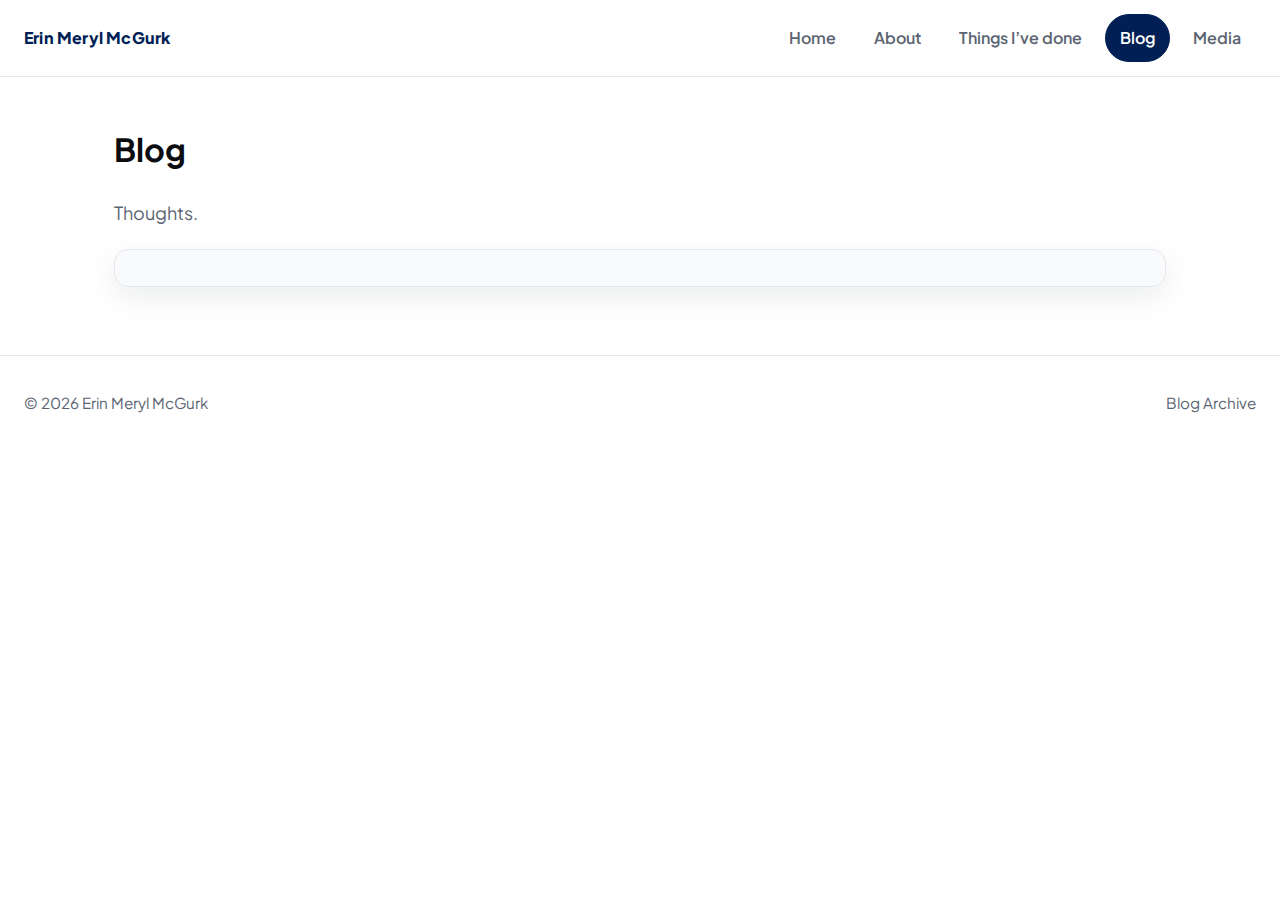
<file: blog/index.html>
<!doctype html>
<html lang="en">
<head>
  <title>Erin Meryl McGurk — Blog</title>
  <meta charset="utf-8" />
  <meta name="viewport" content="width=device-width, initial-scale=1" />
  <link rel="preconnect" href="https://fonts.googleapis.com">
  <link rel="preconnect" href="https://fonts.gstatic.com" crossorigin>
  <link href="https://fonts.googleapis.com/css2?family=Plus+Jakarta+Sans:wght@300;400;600;700;800&display=swap" rel="stylesheet">
  <link rel="icon" href="../assets/favicon.svg" type="image/svg+xml">
  <link rel="stylesheet" href="../styles.css" />
</head>
<body>
  <header class="site-header" role="banner">
    <a class="brand" href="../index.html">Erin Meryl McGurk</a>
    <nav class="nav" aria-label="Primary">
      <a href="../index.html" data-nav>Home</a>
      <a href="../about.html" data-nav>About</a>
      <a href="../work.html" data-nav>Things I’ve done</a>
      <a href="index.html" data-nav>Blog</a>
      <a href="../media.html" data-nav>Media</a>
    </nav>
  </header>

  <main class="container flow">
    <h1>Blog</h1>
    <p class="lead">Thoughts.</p>

    <section class="grid">
      <article class="card">
        <!-- <h3><a class="text-link" href="sample-post.html">Sample Post Title</a></h3>
        <p class="muted">22 September 2025 · 5 min</p>
        <p>A short teaser of the post to entice readers to click through.</p>
        <p><a class="text-link" href="sample-post.html">Read more →</a></p>
      </article> -->
      <!-- Duplicate article cards for more posts -->
    </section>
  </main>

  <footer class="site-footer" role="contentinfo">
    <div class="footer-inner">
      <p>© <span id="year"></span> Erin Meryl McGurk</p>
      <p>Blog Archive</p>
    </div>
  </footer>
  <script src="../script.js"></script>
</body>
</html>
</file>
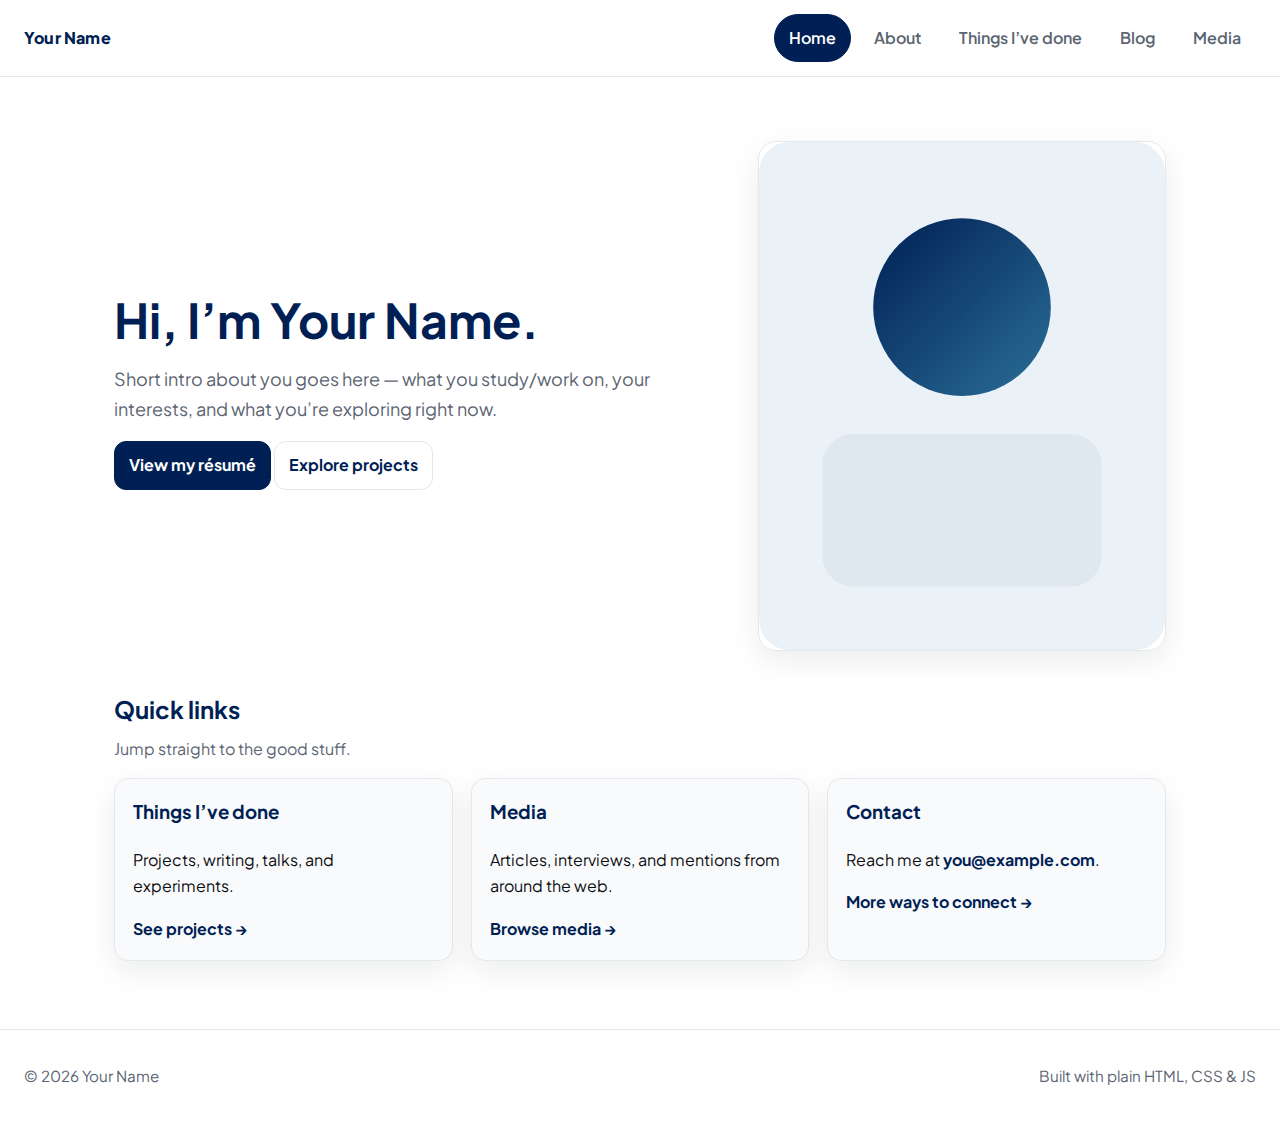
<file: navy_site_with_blog/index.html>
<!doctype html>
<html lang="en">
<head>
  <title>Your Name — Home</title>
  <meta charset="utf-8" />
  <meta name="viewport" content="width=device-width, initial-scale=1" />
  <link rel="preconnect" href="https://fonts.googleapis.com">
  <link rel="preconnect" href="https://fonts.gstatic.com" crossorigin>
  <link href="https://fonts.googleapis.com/css2?family=Plus+Jakarta+Sans:wght@300;400;600;700;800&display=swap" rel="stylesheet">
  <link rel="icon" href="assets/favicon.svg" type="image/svg+xml">
  <link rel="stylesheet" href="styles.css" />

</head>
<body>

  <header class="site-header" role="banner">
    <a class="brand" href="index.html">Your Name</a>
    <nav class="nav" aria-label="Primary">
      <a href="index.html" data-nav>Home</a>
      <a href="about.html" data-nav>About</a>
      <a href="work.html" data-nav>Things I’ve done</a>
      <a href="blog/index.html" data-nav>Blog</a>
      <a href="media.html" data-nav>Media</a>
    </nav>
  </header>

  <main class="container flow">
    <section class="hero">
      <div class="hero__text">
        <h1 class="hero__title">Hi, I’m Your Name.</h1>
        <p class="lead">Short intro about you goes here — what you study/work on, your interests, and what you’re exploring right now.</p>
        <p>
          <a class="button" href="about.html">View my résumé</a>
          <a class="button button--ghost" href="work.html">Explore projects</a>
        </p>
      </div>
      <div class="hero__image">
        <img src="assets/profile.svg" alt="Portrait placeholder of Your Name" />
      </div>
    </section>
    <section>
      <h2 class="section-title">Quick links</h2>
      <p class="section-sub">Jump straight to the good stuff.</p>
      <div class="cards">
        <article class="card">
          <h3>Things I’ve done</h3>
          <p>Projects, writing, talks, and experiments.</p>
          <a class="text-link" href="work.html">See projects →</a>
        </article>
        <article class="card">
          <h3>Media</h3>
          <p>Articles, interviews, and mentions from around the web.</p>
          <a class="text-link" href="media.html">Browse media →</a>
        </article>
        <article class="card">
          <h3>Contact</h3>
          <p>Reach me at <a class="text-link" href="mailto:you@example.com">you@example.com</a>.</p>
          <a class="text-link" href="about.html#contact">More ways to connect →</a>
        </article>
      </div>
    </section>
  </main>

  <footer class="site-footer" role="contentinfo">
    <div class="footer-inner">
      <p>© <span id="year"></span> Your Name</p>
      <p>Built with plain HTML, CSS & JS</p>
    </div>
  </footer>
  <script src="script.js"></script>

</body>
</html>
</file>
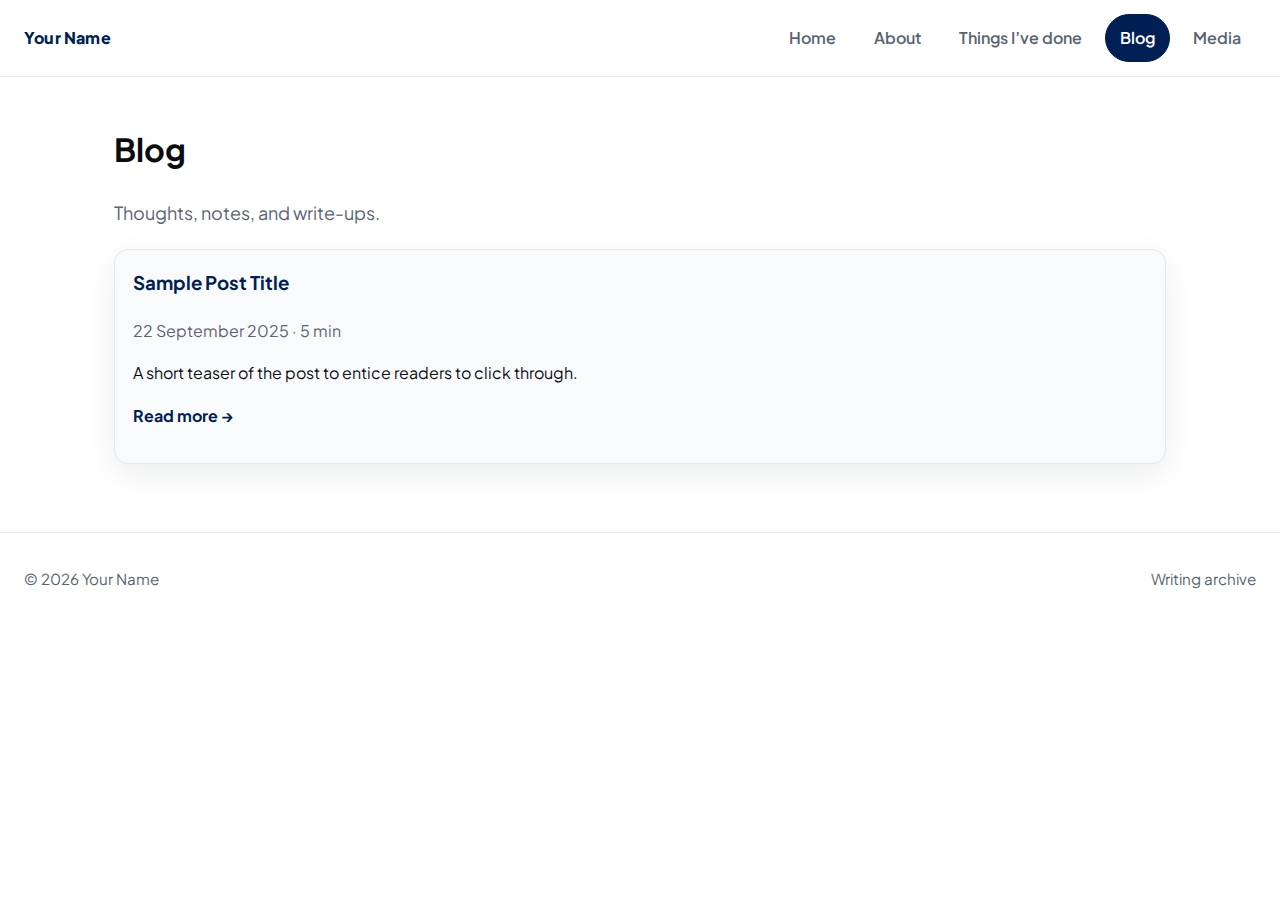
<file: navy_site_with_blog/blog/index.html>
<!doctype html>
<html lang="en">
<head>
  <title>Your Name — Blog</title>
  <meta charset="utf-8" />
  <meta name="viewport" content="width=device-width, initial-scale=1" />
  <link rel="preconnect" href="https://fonts.googleapis.com">
  <link rel="preconnect" href="https://fonts.gstatic.com" crossorigin>
  <link href="https://fonts.googleapis.com/css2?family=Plus+Jakarta+Sans:wght@300;400;600;700;800&display=swap" rel="stylesheet">
  <link rel="icon" href="../assets/favicon.svg" type="image/svg+xml">
  <link rel="stylesheet" href="../styles.css" />
</head>
<body>
  <header class="site-header" role="banner">
    <a class="brand" href="../index.html">Your Name</a>
    <nav class="nav" aria-label="Primary">
      <a href="../index.html" data-nav>Home</a>
      <a href="../about.html" data-nav>About</a>
      <a href="../work.html" data-nav>Things I’ve done</a>
      <a href="index.html" data-nav>Blog</a>
      <a href="../media.html" data-nav>Media</a>
    </nav>
  </header>

  <main class="container flow">
    <h1>Blog</h1>
    <p class="lead">Thoughts, notes, and write-ups.</p>

    <section class="grid">
      <article class="card">
        <h3><a class="text-link" href="sample-post.html">Sample Post Title</a></h3>
        <p class="muted">22 September 2025 · 5 min</p>
        <p>A short teaser of the post to entice readers to click through.</p>
        <p><a class="text-link" href="sample-post.html">Read more →</a></p>
      </article>
      <!-- Duplicate article cards for more posts -->
    </section>
  </main>

  <footer class="site-footer" role="contentinfo">
    <div class="footer-inner">
      <p>© <span id="year"></span> Your Name</p>
      <p>Writing archive</p>
    </div>
  </footer>
  <script src="../script.js"></script>
</body>
</html>
</file>
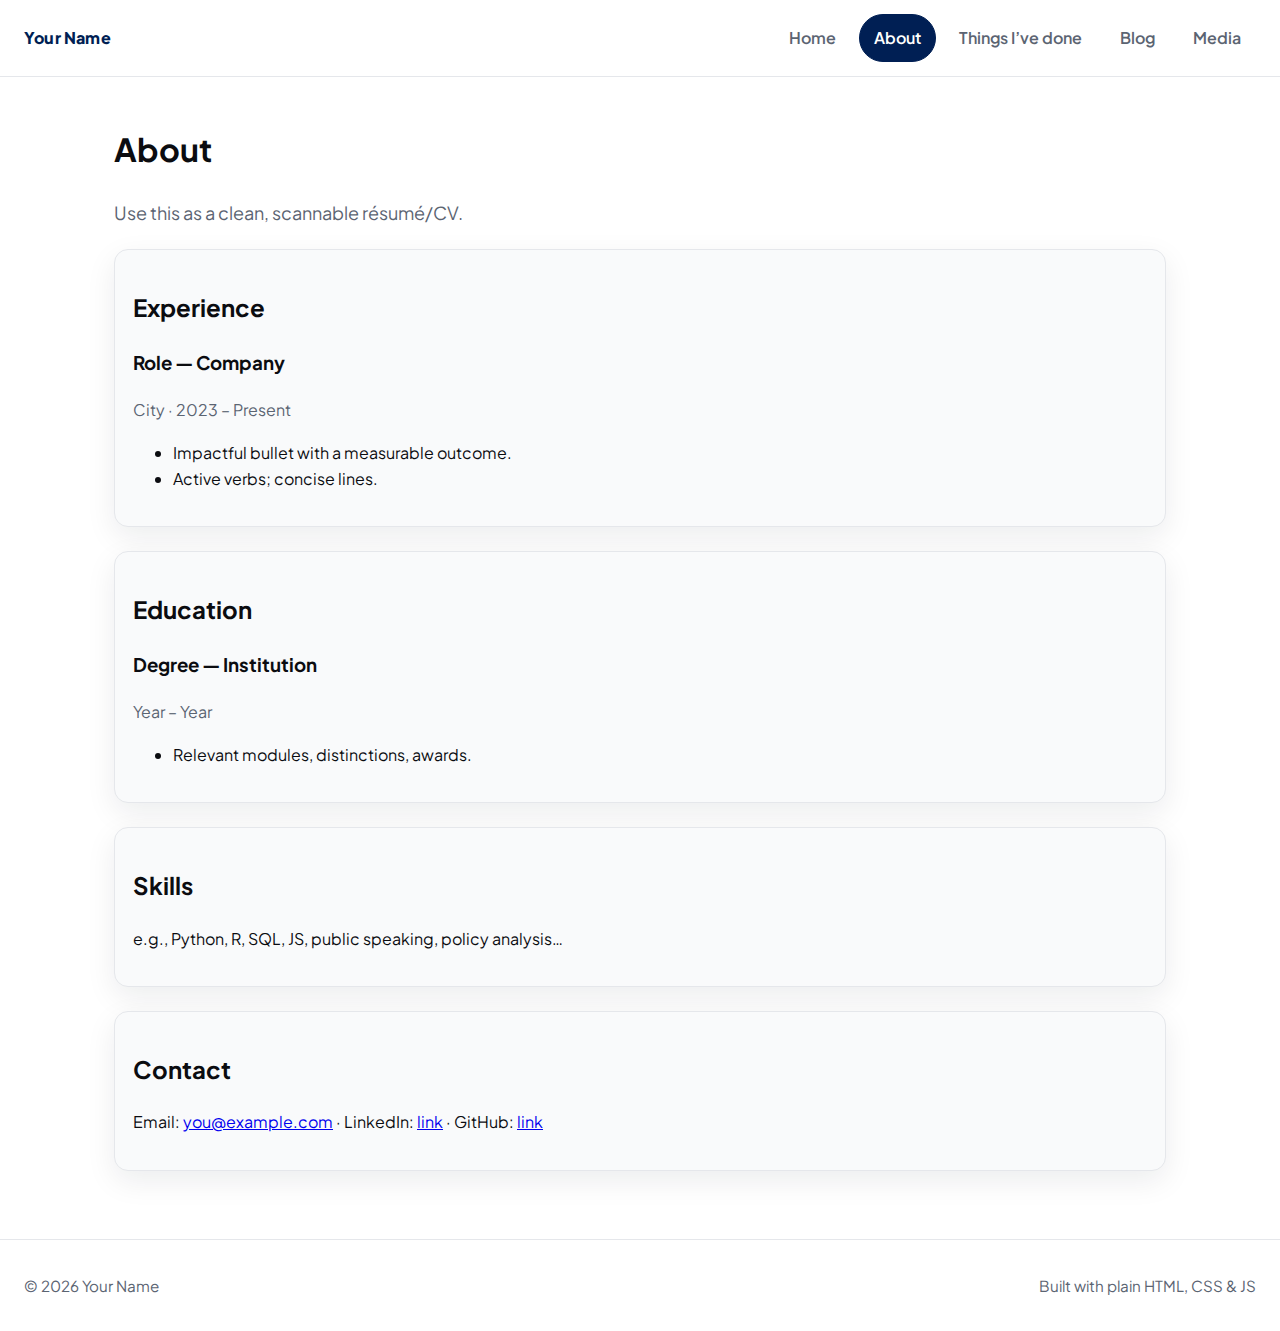
<file: about.html>
<!doctype html>
<html lang="en">
<head>
  <title>Your Name — About</title>
  <meta charset="utf-8" />
  <meta name="viewport" content="width=device-width, initial-scale=1" />
  <link rel="preconnect" href="https://fonts.googleapis.com">
  <link rel="preconnect" href="https://fonts.gstatic.com" crossorigin>
  <link href="https://fonts.googleapis.com/css2?family=Plus+Jakarta+Sans:wght@300;400;600;700;800&display=swap" rel="stylesheet">
  <link rel="icon" href="assets/favicon.svg" type="image/svg+xml">
  <link rel="stylesheet" href="styles.css" />

</head>
<body>

  <header class="site-header" role="banner">
    <a class="brand" href="index.html">Your Name</a>
    <nav class="nav" aria-label="Primary">
      <a href="index.html" data-nav>Home</a>
      <a href="about.html" data-nav>About</a>
      <a href="work.html" data-nav>Things I’ve done</a>
      <a href="blog/index.html" data-nav>Blog</a>
      <a href="media.html" data-nav>Media</a>
    </nav>
  </header>

  <main class="container flow">
    <h1>About</h1>
    <p class="lead">Use this as a clean, scannable résumé/CV.</p>
    <section class="resume">
      <div class="resume__item">
        <h2>Experience</h2>
        <div>
          <h3>Role — Company</h3>
          <p class="muted">City · 2023 – Present</p>
          <ul>
            <li>Impactful bullet with a measurable outcome.</li>
            <li>Active verbs; concise lines.</li>
          </ul>
        </div>
      </div>
      <div class="resume__item">
        <h2>Education</h2>
        <h3>Degree — Institution</h3>
        <p class="muted">Year – Year</p>
        <ul>
          <li>Relevant modules, distinctions, awards.</li>
        </ul>
      </div>
      <div class="resume__item">
        <h2>Skills</h2>
        <p>e.g., Python, R, SQL, JS, public speaking, policy analysis…</p>
      </div>
      <div id="contact" class="resume__item">
        <h2>Contact</h2>
        <p>Email: <a href="mailto:you@example.com">you@example.com</a> · LinkedIn: <a href="#">link</a> · GitHub: <a href="#">link</a></p>
      </div>
    </section>
  </main>

  <footer class="site-footer" role="contentinfo">
    <div class="footer-inner">
      <p>© <span id="year"></span> Your Name</p>
      <p>Built with plain HTML, CSS & JS</p>
    </div>
  </footer>
  <script src="script.js"></script>

</body>
</html>
</file>
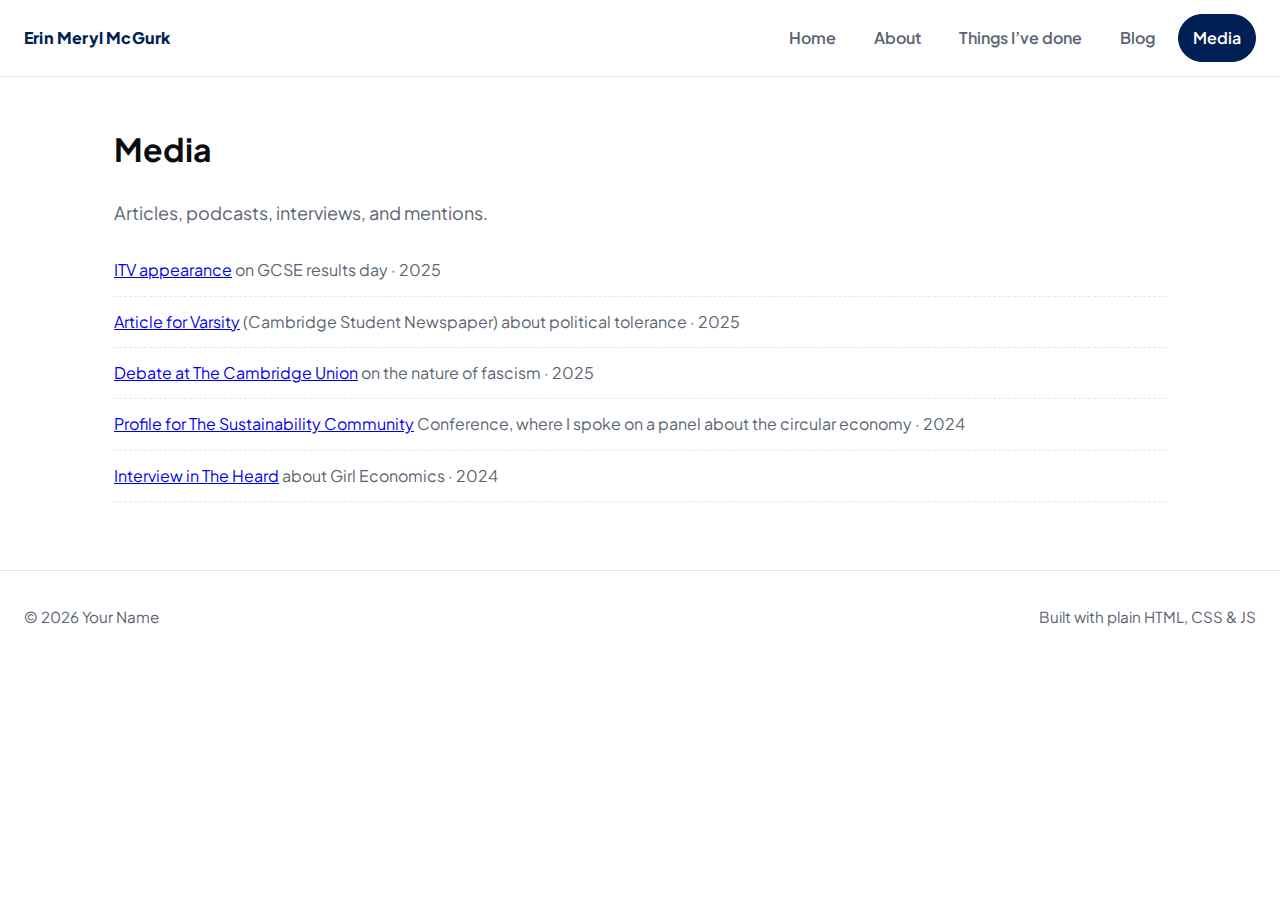
<file: media.html>
<!doctype html>
<html lang="en">
<head>
  <title>Erin Meryl McGurk — Media</title>
  <meta charset="utf-8" />
  <meta name="viewport" content="width=device-width, initial-scale=1" />
  <link rel="preconnect" href="https://fonts.googleapis.com">
  <link rel="preconnect" href="https://fonts.gstatic.com" crossorigin>
  <link href="https://fonts.googleapis.com/css2?family=Plus+Jakarta+Sans:wght@300;400;600;700;800&display=swap" rel="stylesheet">
  <link rel="icon" href="assets/favicon.svg" type="image/svg+xml">
  <link rel="stylesheet" href="styles.css" />

</head>
<body>

  <header class="site-header" role="banner">
    <a class="brand" href="index.html">Erin Meryl McGurk</a>
    <nav class="nav" aria-label="Primary">
      <a href="index.html" data-nav>Home</a>
      <a href="about.html" data-nav>About</a>
      <a href="work.html" data-nav>Things I’ve done</a>
      <a href="blog/index.html" data-nav>Blog</a>
      <a href="media.html" data-nav>Media</a>
    </nav>
  </header>

  <main class="container flow">
    <h1>Media</h1>
    <p class="lead">Articles, podcasts, interviews, and mentions.</p>
    <ul class="media-list">
      <li><a href="https://www.youtube.com/watch?v=avpAvhqs9w8" target="_blank" rel="noreferrer">ITV appearance</a><span class="muted"> on GCSE results day · 2025</span></li>
      <li><a href="https://www.varsity.co.uk/comment/29115" target="_blank" rel="noreferrer">Article for Varsity</a><span class="muted"> (Cambridge Student Newspaper) about political tolerance · 2025</span></li>
      <li><a href="https://www.youtube.com/watch?v=v8A3gXaZhrI" target="_blank" rel="noreferrer">Debate at The Cambridge Union</a><span class="muted"> on the nature of fascism · 2025</span></li>
      <li><a href="https://www.thesustainabilitycommunity.com/speakers/speaker/erin-mcgurk/" target="_blank" rel="noreferrer">Profile for The Sustainability Community</a><span class="muted"> Conference, where I spoke on a panel about the circular economy · 2024</span></li>
      <li><a href="https://www.the-heard.co.uk/blog/meet-erin-mcgurk-founder-of-girl-economics" target="_blank" rel="noreferrer">Interview in The Heard</a><span class="muted"> about Girl Economics · 2024</span></li>
    </ul>
  </main>

  <footer class="site-footer" role="contentinfo">
    <div class="footer-inner">
      <p>© <span id="year"></span> Your Name</p>
      <p>Built with plain HTML, CSS & JS</p>
    </div>
  </footer>
  <script src="script.js"></script>

</body>
</html>
</file>
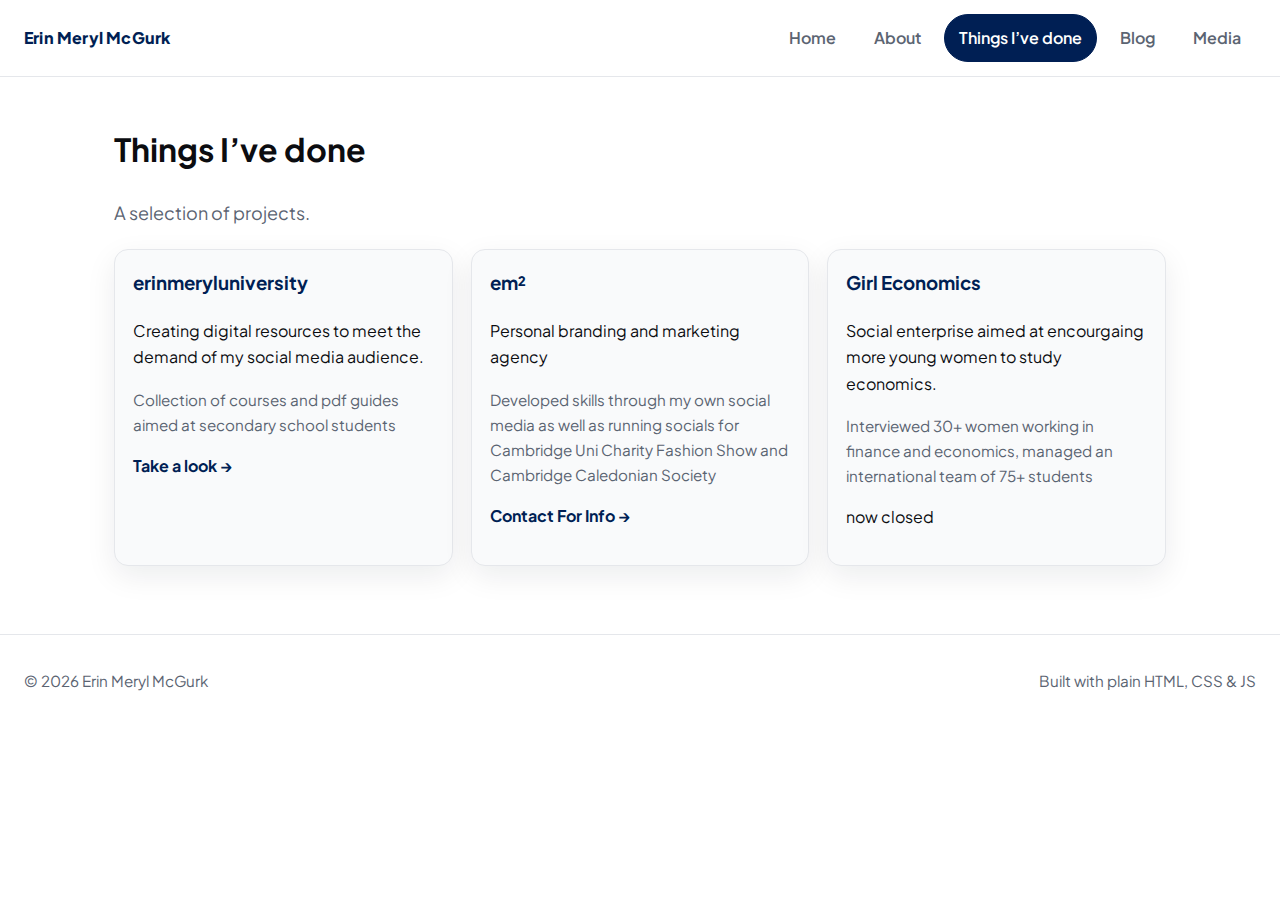
<file: work.html>
<!doctype html>
<html lang="en">
<head>
  <title>Erin Meryl McGurk — Things I’ve done</title>
  <meta charset="utf-8" />
  <meta name="viewport" content="width=device-width, initial-scale=1" />
  <link rel="preconnect" href="https://fonts.googleapis.com">
  <link rel="preconnect" href="https://fonts.gstatic.com" crossorigin>
  <link href="https://fonts.googleapis.com/css2?family=Plus+Jakarta+Sans:wght@300;400;600;700;800&display=swap" rel="stylesheet">
  <link rel="icon" href="assets/favicon.svg" type="image/svg+xml">
  <link rel="stylesheet" href="styles.css" />

</head>
<body>

  <header class="site-header" role="banner">
    <a class="brand" href="index.html">Erin Meryl McGurk</a>
    <nav class="nav" aria-label="Primary">
      <a href="index.html" data-nav>Home</a>
      <a href="about.html" data-nav>About</a>
      <a href="work.html" data-nav>Things I’ve done</a>
      <a href="blog/index.html" data-nav>Blog</a>
      <a href="media.html" data-nav>Media</a>
    </nav>
  </header>

  <main class="container flow">
    <h1>Things I’ve done</h1>
    <p class="lead">A selection of projects.</p>
    <section class="grid">
      <article class="project card">
        <h3>erinmeryluniversity</h3>
        <p>Creating digital resources to meet the demand of my social media audience.</p>
        <p class="meta">Collection of courses and pdf guides aimed at secondary school students</p>
        <p>
          <a class="text-link" href="https://erinmeryluniversity.mykajabi.com" target="_blank" rel="noreferrer">Take a look →</a>
        </p>
      </article>
       <article class="project card">
        <h3>em²</h3>
        <p>Personal branding and marketing agency</p>
        <p class="meta">Developed skills through my own social media as well as running socials for Cambridge Uni Charity Fashion Show and Cambridge Caledonian Society</p>
        <p><a class="text-link" href="mailto:erinmmcgurk@icloud.com" target="_blank" rel="noreferrer">Contact For Info →</a></p>
      </article>
       <article class="project card">
        <h3>Girl Economics</h3>
        <p>Social enterprise aimed at encourgaing more young women to study economics.</p>
        <p class="meta">Interviewed 30+ women working in finance and economics, managed an international team of 75+ students</p>
        <p>now closed</p>
      </article>
    </section>
  </main>

  <footer class="site-footer" role="contentinfo">
    <div class="footer-inner">
      <p>© <span id="year"></span> Erin Meryl McGurk</p>
      <p>Built with plain HTML, CSS & JS</p>
    </div>
  </footer>
  <script src="script.js"></script>

</body>
</html>
</file>
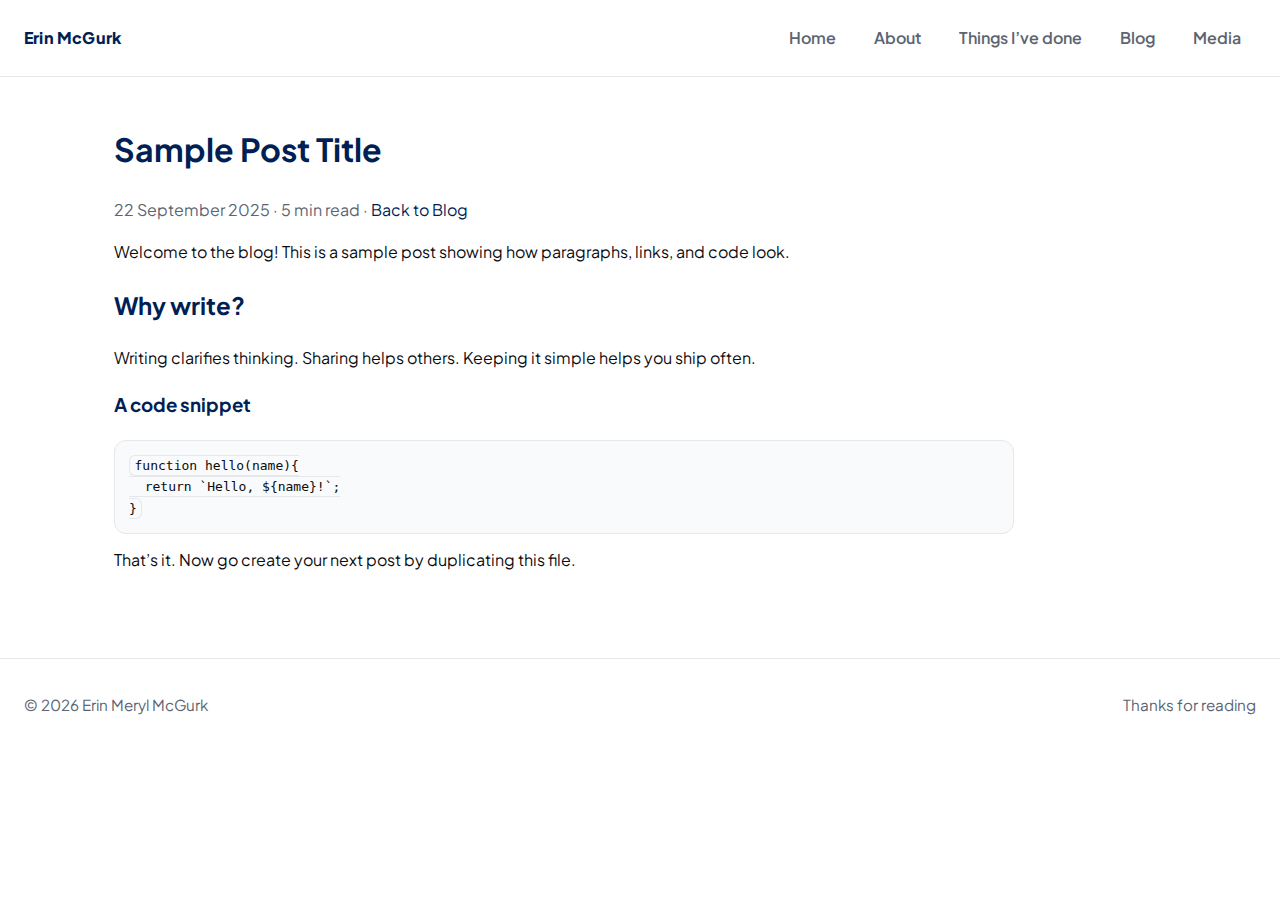
<file: blog/sample-post.html>
<!doctype html>
<html lang="en">
<head>
  <title>Sample Post Title — Erin Meryl McGurk</title>
  <meta charset="utf-8" />
  <meta name="viewport" content="width=device-width, initial-scale=1" />
  <link rel="preconnect" href="https://fonts.googleapis.com">
  <link rel="preconnect" href="https://fonts.gstatic.com" crossorigin>
  <link href="https://fonts.googleapis.com/css2?family=Plus+Jakarta+Sans:wght@300;400;600;700;800&display=swap" rel="stylesheet">
  <link rel="icon" href="../assets/favicon.svg" type="image/svg+xml">
  <link rel="stylesheet" href="../styles.css" />
  <style>
    /* Minimal prose styling tailored to the site's palette */
    .prose { max-width: 75ch; }
    .prose h1, .prose h2, .prose h3 { color: var(--accent); }
    .prose p { margin: 0 0 1em; }
    .prose code { background: var(--card); padding: .15em .35em; border-radius: 6px; border: 1px solid var(--border); }
    .prose pre { background: var(--card); padding: 14px; border-radius: 12px; border: 1px solid var(--border); overflow:auto; }
    .prose a { color: var(--accent); text-decoration: none; }
    .prose a:hover { text-decoration: underline; }
    .post-meta { color: var(--muted); margin: -6px 0 18px; }
  </style>
</head>
<body>
  <header class="site-header" role="banner">
    <a class="brand" href="../index.html">Erin McGurk</a>
    <nav class="nav" aria-label="Primary">
      <a href="../index.html" data-nav>Home</a>
      <a href="../about.html" data-nav>About</a>
      <a href="../work.html" data-nav>Things I’ve done</a>
      <a href="index.html" data-nav>Blog</a>
      <a href="../media.html" data-nav>Media</a>
    </nav>
  </header>

  <main class="container flow">
    <article class="prose">
      <h1>Sample Post Title</h1>
      <p class="post-meta">22 September 2025 · 5 min read · <a href="index.html">Back to Blog</a></p>
      <p>Welcome to the blog! This is a sample post showing how paragraphs, links, and code look.</p>
      <h2>Why write?</h2>
      <p>Writing clarifies thinking. Sharing helps others. Keeping it simple helps you ship often.</p>
      <h3>A code snippet</h3>
      <pre><code>function hello(name){
  return `Hello, ${name}!`;
}</code></pre>
      <p>That’s it. Now go create your next post by duplicating this file.</p>
    </article>
  </main>

  <footer class="site-footer" role="contentinfo">
    <div class="footer-inner">
      <p>© <span id="year"></span> Erin Meryl McGurk</p>
      <p>Thanks for reading</p>
    </div>
  </footer>
  <script src="../script.js"></script>
</body>
</html>
</file>
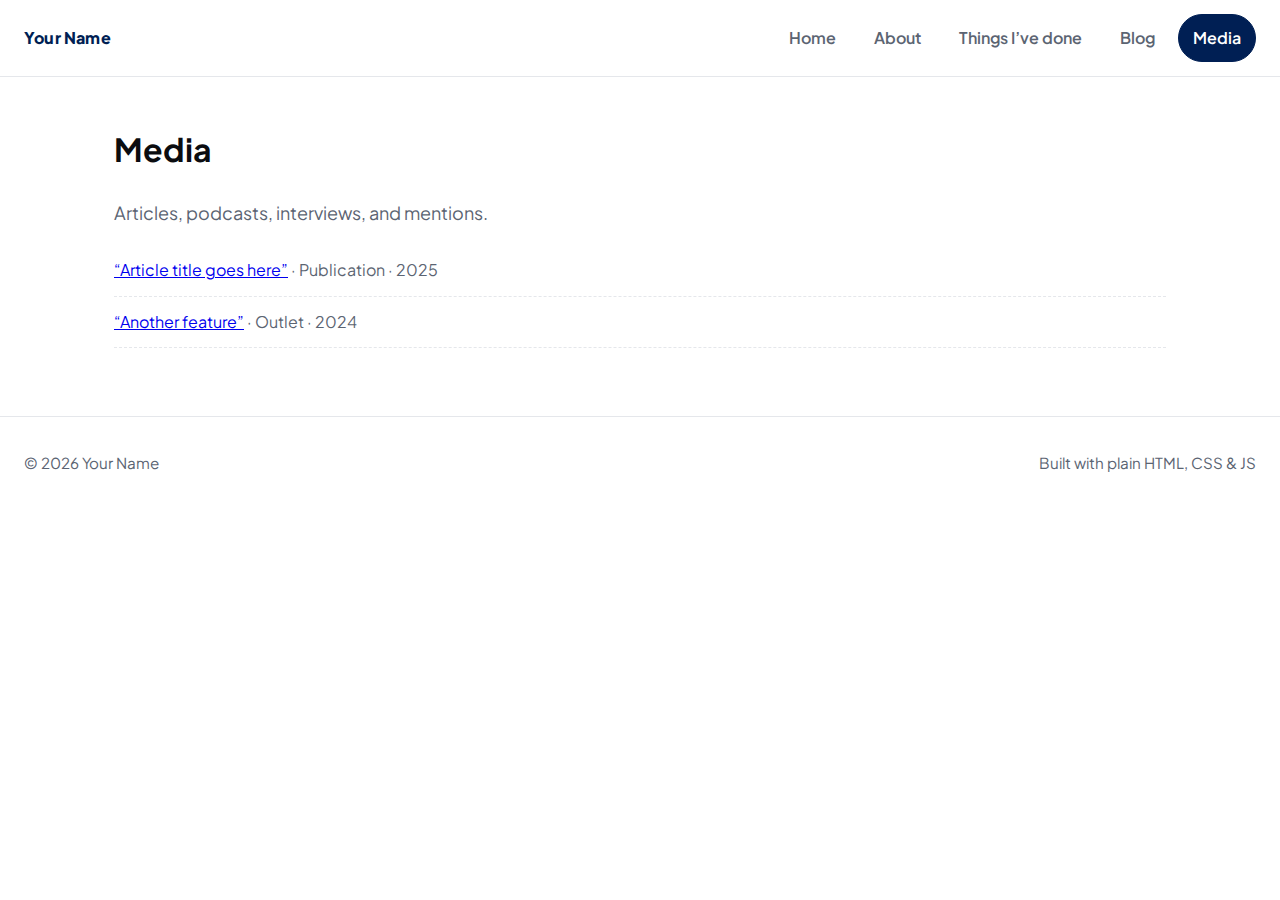
<file: navy_site_with_blog/media.html>
<!doctype html>
<html lang="en">
<head>
  <title>Your Name — Media</title>
  <meta charset="utf-8" />
  <meta name="viewport" content="width=device-width, initial-scale=1" />
  <link rel="preconnect" href="https://fonts.googleapis.com">
  <link rel="preconnect" href="https://fonts.gstatic.com" crossorigin>
  <link href="https://fonts.googleapis.com/css2?family=Plus+Jakarta+Sans:wght@300;400;600;700;800&display=swap" rel="stylesheet">
  <link rel="icon" href="assets/favicon.svg" type="image/svg+xml">
  <link rel="stylesheet" href="styles.css" />

</head>
<body>

  <header class="site-header" role="banner">
    <a class="brand" href="index.html">Your Name</a>
    <nav class="nav" aria-label="Primary">
      <a href="index.html" data-nav>Home</a>
      <a href="about.html" data-nav>About</a>
      <a href="work.html" data-nav>Things I’ve done</a>
      <a href="blog/index.html" data-nav>Blog</a>
      <a href="media.html" data-nav>Media</a>
    </nav>
  </header>

  <main class="container flow">
    <h1>Media</h1>
    <p class="lead">Articles, podcasts, interviews, and mentions.</p>
    <ul class="media-list">
      <li><a href="#" target="_blank" rel="noreferrer">“Article title goes here”</a><span class="muted"> · Publication · 2025</span></li>
      <li><a href="#" target="_blank" rel="noreferrer">“Another feature”</a><span class="muted"> · Outlet · 2024</span></li>
    </ul>
  </main>

  <footer class="site-footer" role="contentinfo">
    <div class="footer-inner">
      <p>© <span id="year"></span> Your Name</p>
      <p>Built with plain HTML, CSS & JS</p>
    </div>
  </footer>
  <script src="script.js"></script>

</body>
</html>
</file>
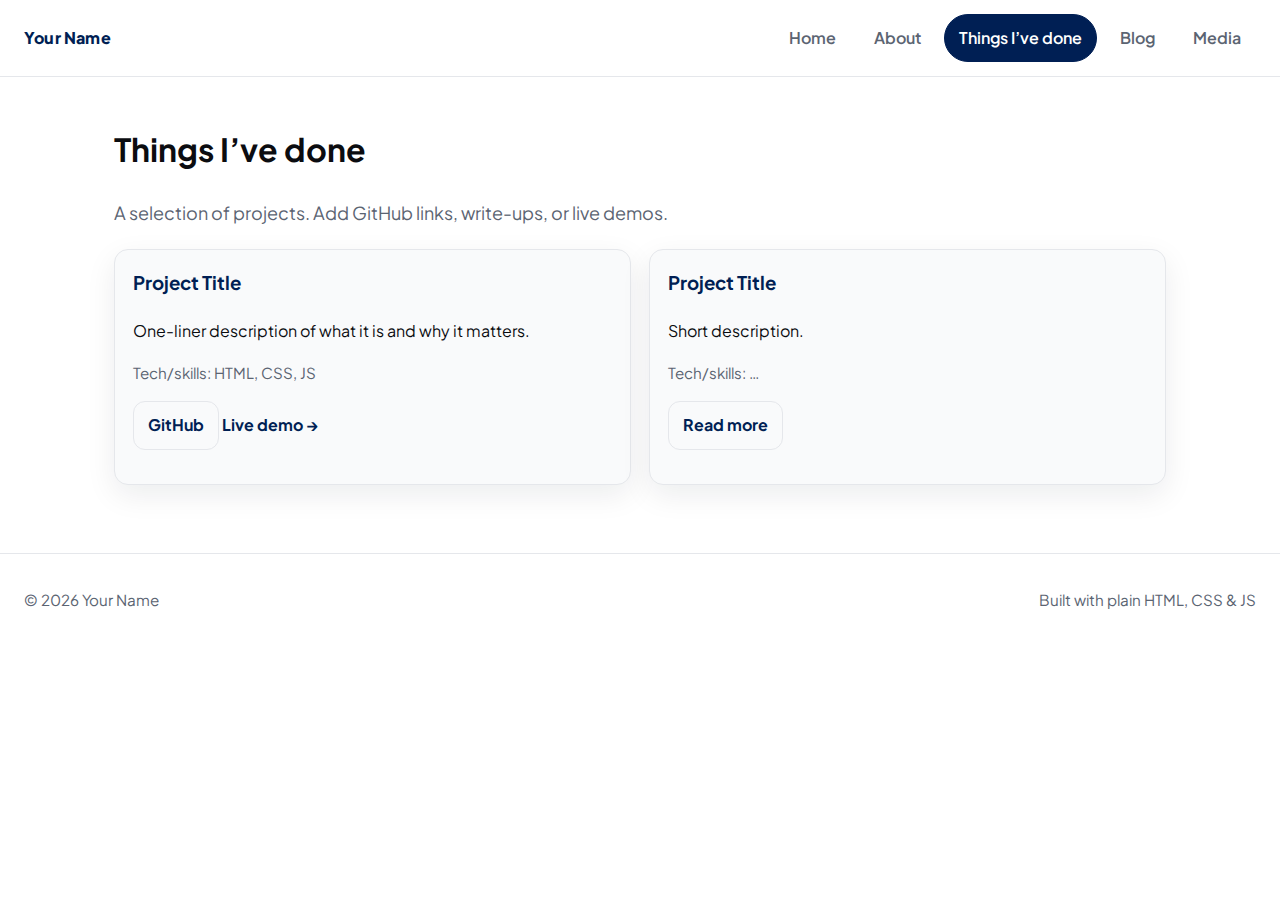
<file: navy_site_with_blog/work.html>
<!doctype html>
<html lang="en">
<head>
  <title>Your Name — Things I’ve done</title>
  <meta charset="utf-8" />
  <meta name="viewport" content="width=device-width, initial-scale=1" />
  <link rel="preconnect" href="https://fonts.googleapis.com">
  <link rel="preconnect" href="https://fonts.gstatic.com" crossorigin>
  <link href="https://fonts.googleapis.com/css2?family=Plus+Jakarta+Sans:wght@300;400;600;700;800&display=swap" rel="stylesheet">
  <link rel="icon" href="assets/favicon.svg" type="image/svg+xml">
  <link rel="stylesheet" href="styles.css" />

</head>
<body>

  <header class="site-header" role="banner">
    <a class="brand" href="index.html">Your Name</a>
    <nav class="nav" aria-label="Primary">
      <a href="index.html" data-nav>Home</a>
      <a href="about.html" data-nav>About</a>
      <a href="work.html" data-nav>Things I’ve done</a>
      <a href="blog/index.html" data-nav>Blog</a>
      <a href="media.html" data-nav>Media</a>
    </nav>
  </header>

  <main class="container flow">
    <h1>Things I’ve done</h1>
    <p class="lead">A selection of projects. Add GitHub links, write-ups, or live demos.</p>
    <section class="grid">
      <article class="project card">
        <h3>Project Title</h3>
        <p>One-liner description of what it is and why it matters.</p>
        <p class="meta">Tech/skills: HTML, CSS, JS</p>
        <p>
          <a class="button button--ghost" href="#" target="_blank" rel="noreferrer">GitHub</a>
          <a class="text-link" href="#" target="_blank" rel="noreferrer">Live demo →</a>
        </p>
      </article>
      <article class="project card">
        <h3>Project Title</h3>
        <p>Short description.</p>
        <p class="meta">Tech/skills: …</p>
        <p><a class="button button--ghost" href="#" target="_blank" rel="noreferrer">Read more</a></p>
      </article>
    </section>
  </main>

  <footer class="site-footer" role="contentinfo">
    <div class="footer-inner">
      <p>© <span id="year"></span> Your Name</p>
      <p>Built with plain HTML, CSS & JS</p>
    </div>
  </footer>
  <script src="script.js"></script>

</body>
</html>
</file>
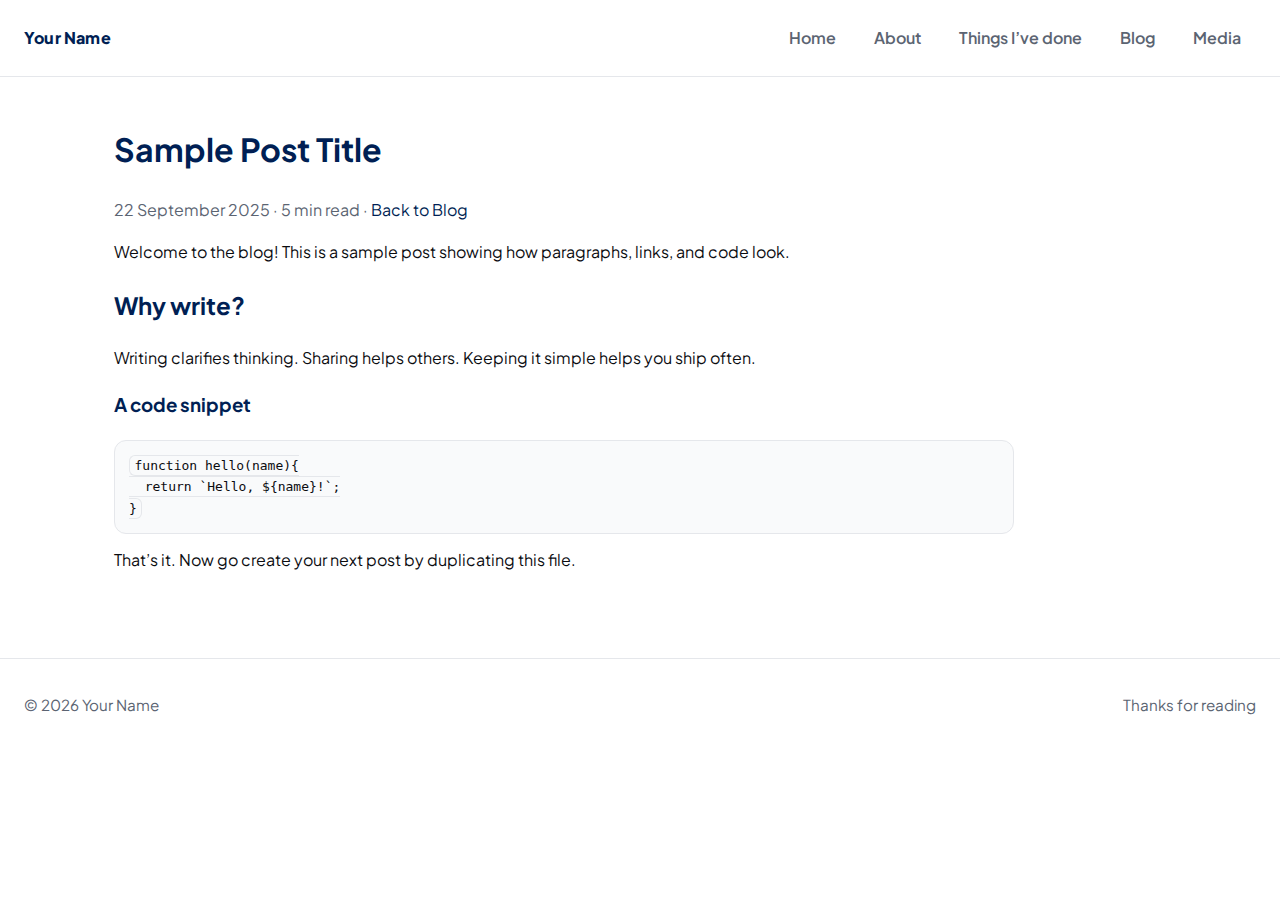
<file: navy_site_with_blog/blog/sample-post.html>
<!doctype html>
<html lang="en">
<head>
  <title>Sample Post Title — Your Name</title>
  <meta charset="utf-8" />
  <meta name="viewport" content="width=device-width, initial-scale=1" />
  <link rel="preconnect" href="https://fonts.googleapis.com">
  <link rel="preconnect" href="https://fonts.gstatic.com" crossorigin>
  <link href="https://fonts.googleapis.com/css2?family=Plus+Jakarta+Sans:wght@300;400;600;700;800&display=swap" rel="stylesheet">
  <link rel="icon" href="../assets/favicon.svg" type="image/svg+xml">
  <link rel="stylesheet" href="../styles.css" />
  <style>
    /* Minimal prose styling tailored to the site's palette */
    .prose { max-width: 75ch; }
    .prose h1, .prose h2, .prose h3 { color: var(--accent); }
    .prose p { margin: 0 0 1em; }
    .prose code { background: var(--card); padding: .15em .35em; border-radius: 6px; border: 1px solid var(--border); }
    .prose pre { background: var(--card); padding: 14px; border-radius: 12px; border: 1px solid var(--border); overflow:auto; }
    .prose a { color: var(--accent); text-decoration: none; }
    .prose a:hover { text-decoration: underline; }
    .post-meta { color: var(--muted); margin: -6px 0 18px; }
  </style>
</head>
<body>
  <header class="site-header" role="banner">
    <a class="brand" href="../index.html">Your Name</a>
    <nav class="nav" aria-label="Primary">
      <a href="../index.html" data-nav>Home</a>
      <a href="../about.html" data-nav>About</a>
      <a href="../work.html" data-nav>Things I’ve done</a>
      <a href="index.html" data-nav>Blog</a>
      <a href="../media.html" data-nav>Media</a>
    </nav>
  </header>

  <main class="container flow">
    <article class="prose">
      <h1>Sample Post Title</h1>
      <p class="post-meta">22 September 2025 · 5 min read · <a href="index.html">Back to Blog</a></p>
      <p>Welcome to the blog! This is a sample post showing how paragraphs, links, and code look.</p>
      <h2>Why write?</h2>
      <p>Writing clarifies thinking. Sharing helps others. Keeping it simple helps you ship often.</p>
      <h3>A code snippet</h3>
      <pre><code>function hello(name){
  return `Hello, ${name}!`;
}</code></pre>
      <p>That’s it. Now go create your next post by duplicating this file.</p>
    </article>
  </main>

  <footer class="site-footer" role="contentinfo">
    <div class="footer-inner">
      <p>© <span id="year"></span> Your Name</p>
      <p>Thanks for reading</p>
    </div>
  </footer>
  <script src="../script.js"></script>
</body>
</html>
</file>
<file: styles.css>
:root{
  --bg:#ffffff;
  --text:#0b0c10;
  --muted:#5b6472;
  --accent:#001f54; /* navy */
  --accent-2:#2a6f97; /* lighter navy for hovers */
  --border:#e5e7eb;
  --card:#f9fafb;
  --radius-lg:18px;
  --radius:14px;
  --radius-sm:10px;
  --shadow:0 10px 30px rgba(15,23,42,.08);
  --container:1100px;
}
*{box-sizing:border-box}
html,body{height:100%}
html{color-scheme:light}
body{
  margin:0;
  font-family:"Plus Jakarta Sans",system-ui,-apple-system,Segoe UI,Roboto,Arial,sans-serif;
  background:var(--bg);color:var(--text);line-height:1.65;
  -webkit-font-smoothing:antialiased;-moz-osx-font-smoothing:grayscale;
}
.container{max-width:var(--container);margin-inline:auto;padding:24px}
.flow>*+*{margin-top:22px}
.lead{font-size:1.125rem;color:var(--muted)}
.muted{color:var(--muted)}
/* Header / Nav */
.site-header{
  position:sticky;top:0;z-index:100;
  display:flex;align-items:center;justify-content:space-between;
  gap:16px;padding:14px 24px;border-bottom:1px solid var(--border);
  background:var(--bg)
}
.brand{font-weight:800;text-decoration:none;color:var(--accent);letter-spacing:.2px}
.nav{display:flex;gap:8px;align-items:center}
.nav a{text-decoration:none;color:var(--muted);padding:10px 14px;border-radius:999px;border:1px solid transparent;font-weight:600}
.nav a:hover{color:var(--accent);border-color:var(--border)}
.nav a[aria-current="page"]{color:#fff;background:var(--accent);border-color:var(--accent)}
/* Hero */
.hero{display:grid;grid-template-columns:1.2fr .8fr;gap:32px;align-items:center;padding:40px 0 10px}
.hero__title{font-size:clamp(2rem,3.3vw + 1rem,3rem);line-height:1.08;margin:0;color:var(--accent)}
.hero__image img{width:100%;height:auto;border-radius:var(--radius-lg);box-shadow:var(--shadow);border:1px solid var(--border)}
/* Cards / Sections */
.section-title{margin:0 0 6px;color:var(--accent)}
.section-sub{margin:0 0 16px;color:var(--muted)}
.cards,.grid{display:grid;grid-template-columns:repeat(auto-fit,minmax(260px,1fr));gap:18px}
.card{background:var(--card);border:1px solid var(--border);border-radius:var(--radius);padding:18px;box-shadow:var(--shadow)}
.card h2,.card h3{margin-top:0;color:var(--accent)}
.text-link{color:var(--accent);text-decoration:none;font-weight:700}
.text-link:hover{color:var(--accent-2);text-decoration:underline}
/* Buttons */
.button{display:inline-block;padding:10px 14px;border-radius:12px;text-decoration:none;font-weight:700;border:1px solid var(--accent);color:#fff;background:var(--accent)}
.button--ghost{background:transparent;color:var(--accent);border-color:var(--border)}
.button:hover{background:var(--accent-2);border-color:var(--accent-2)}
/* Resume */
.resume{display:grid;gap:24px}
.resume__item{border:1px solid var(--border);border-radius:var(--radius);padding:18px;background:var(--card);box-shadow:var(--shadow)}
.resume__item h3{margin-top:0}
.compact{columns:2;column-gap:24px}
/* Projects */
.project .meta{color:var(--muted);font-size:.95rem}
/* Media list */
.media-list{list-style:none;padding:0;margin:0}
.media-list li{padding:12px 0;border-bottom:1px dashed var(--border)}
/* Footer */
.site-footer{border-top:1px solid var(--border);margin-top:44px}
.footer-inner{display:flex;justify-content:space-between;align-items:center;gap:16px;padding:18px 24px;color:var(--muted);font-size:.95rem}
/* Responsive */
@media (max-width:900px){
  .hero{grid-template-columns:1fr}
  .compact{columns:1}
}
</file>
<file: navy_site_with_blog/styles.css>
:root{
  --bg:#ffffff;
  --text:#0b0c10;
  --muted:#5b6472;
  --accent:#001f54; /* navy */
  --accent-2:#2a6f97; /* lighter navy for hovers */
  --border:#e5e7eb;
  --card:#f9fafb;
  --radius-lg:18px;
  --radius:14px;
  --radius-sm:10px;
  --shadow:0 10px 30px rgba(15,23,42,.08);
  --container:1100px;
}
*{box-sizing:border-box}
html,body{height:100%}
html{color-scheme:light}
body{
  margin:0;
  font-family:"Plus Jakarta Sans",system-ui,-apple-system,Segoe UI,Roboto,Arial,sans-serif;
  background:var(--bg);color:var(--text);line-height:1.65;
  -webkit-font-smoothing:antialiased;-moz-osx-font-smoothing:grayscale;
}
.container{max-width:var(--container);margin-inline:auto;padding:24px}
.flow>*+*{margin-top:22px}
.lead{font-size:1.125rem;color:var(--muted)}
.muted{color:var(--muted)}
/* Header / Nav */
.site-header{
  position:sticky;top:0;z-index:100;
  display:flex;align-items:center;justify-content:space-between;
  gap:16px;padding:14px 24px;border-bottom:1px solid var(--border);
  background:var(--bg)
}
.brand{font-weight:800;text-decoration:none;color:var(--accent);letter-spacing:.2px}
.nav{display:flex;gap:8px;align-items:center}
.nav a{text-decoration:none;color:var(--muted);padding:10px 14px;border-radius:999px;border:1px solid transparent;font-weight:600}
.nav a:hover{color:var(--accent);border-color:var(--border)}
.nav a[aria-current="page"]{color:#fff;background:var(--accent);border-color:var(--accent)}
/* Hero */
.hero{display:grid;grid-template-columns:1.2fr .8fr;gap:32px;align-items:center;padding:40px 0 10px}
.hero__title{font-size:clamp(2rem,3.3vw + 1rem,3rem);line-height:1.08;margin:0;color:var(--accent)}
.hero__image img{width:100%;height:auto;border-radius:var(--radius-lg);box-shadow:var(--shadow);border:1px solid var(--border)}
/* Cards / Sections */
.section-title{margin:0 0 6px;color:var(--accent)}
.section-sub{margin:0 0 16px;color:var(--muted)}
.cards,.grid{display:grid;grid-template-columns:repeat(auto-fit,minmax(260px,1fr));gap:18px}
.card{background:var(--card);border:1px solid var(--border);border-radius:var(--radius);padding:18px;box-shadow:var(--shadow)}
.card h2,.card h3{margin-top:0;color:var(--accent)}
.text-link{color:var(--accent);text-decoration:none;font-weight:700}
.text-link:hover{color:var(--accent-2);text-decoration:underline}
/* Buttons */
.button{display:inline-block;padding:10px 14px;border-radius:12px;text-decoration:none;font-weight:700;border:1px solid var(--accent);color:#fff;background:var(--accent)}
.button--ghost{background:transparent;color:var(--accent);border-color:var(--border)}
.button:hover{background:var(--accent-2);border-color:var(--accent-2)}
/* Resume */
.resume{display:grid;gap:24px}
.resume__item{border:1px solid var(--border);border-radius:var(--radius);padding:18px;background:var(--card);box-shadow:var(--shadow)}
.resume__item h3{margin-top:0}
.compact{columns:2;column-gap:24px}
/* Projects */
.project .meta{color:var(--muted);font-size:.95rem}
/* Media list */
.media-list{list-style:none;padding:0;margin:0}
.media-list li{padding:12px 0;border-bottom:1px dashed var(--border)}
/* Footer */
.site-footer{border-top:1px solid var(--border);margin-top:44px}
.footer-inner{display:flex;justify-content:space-between;align-items:center;gap:16px;padding:18px 24px;color:var(--muted);font-size:.95rem}
/* Responsive */
@media (max-width:900px){
  .hero{grid-template-columns:1fr}
  .compact{columns:1}
}
</file>
